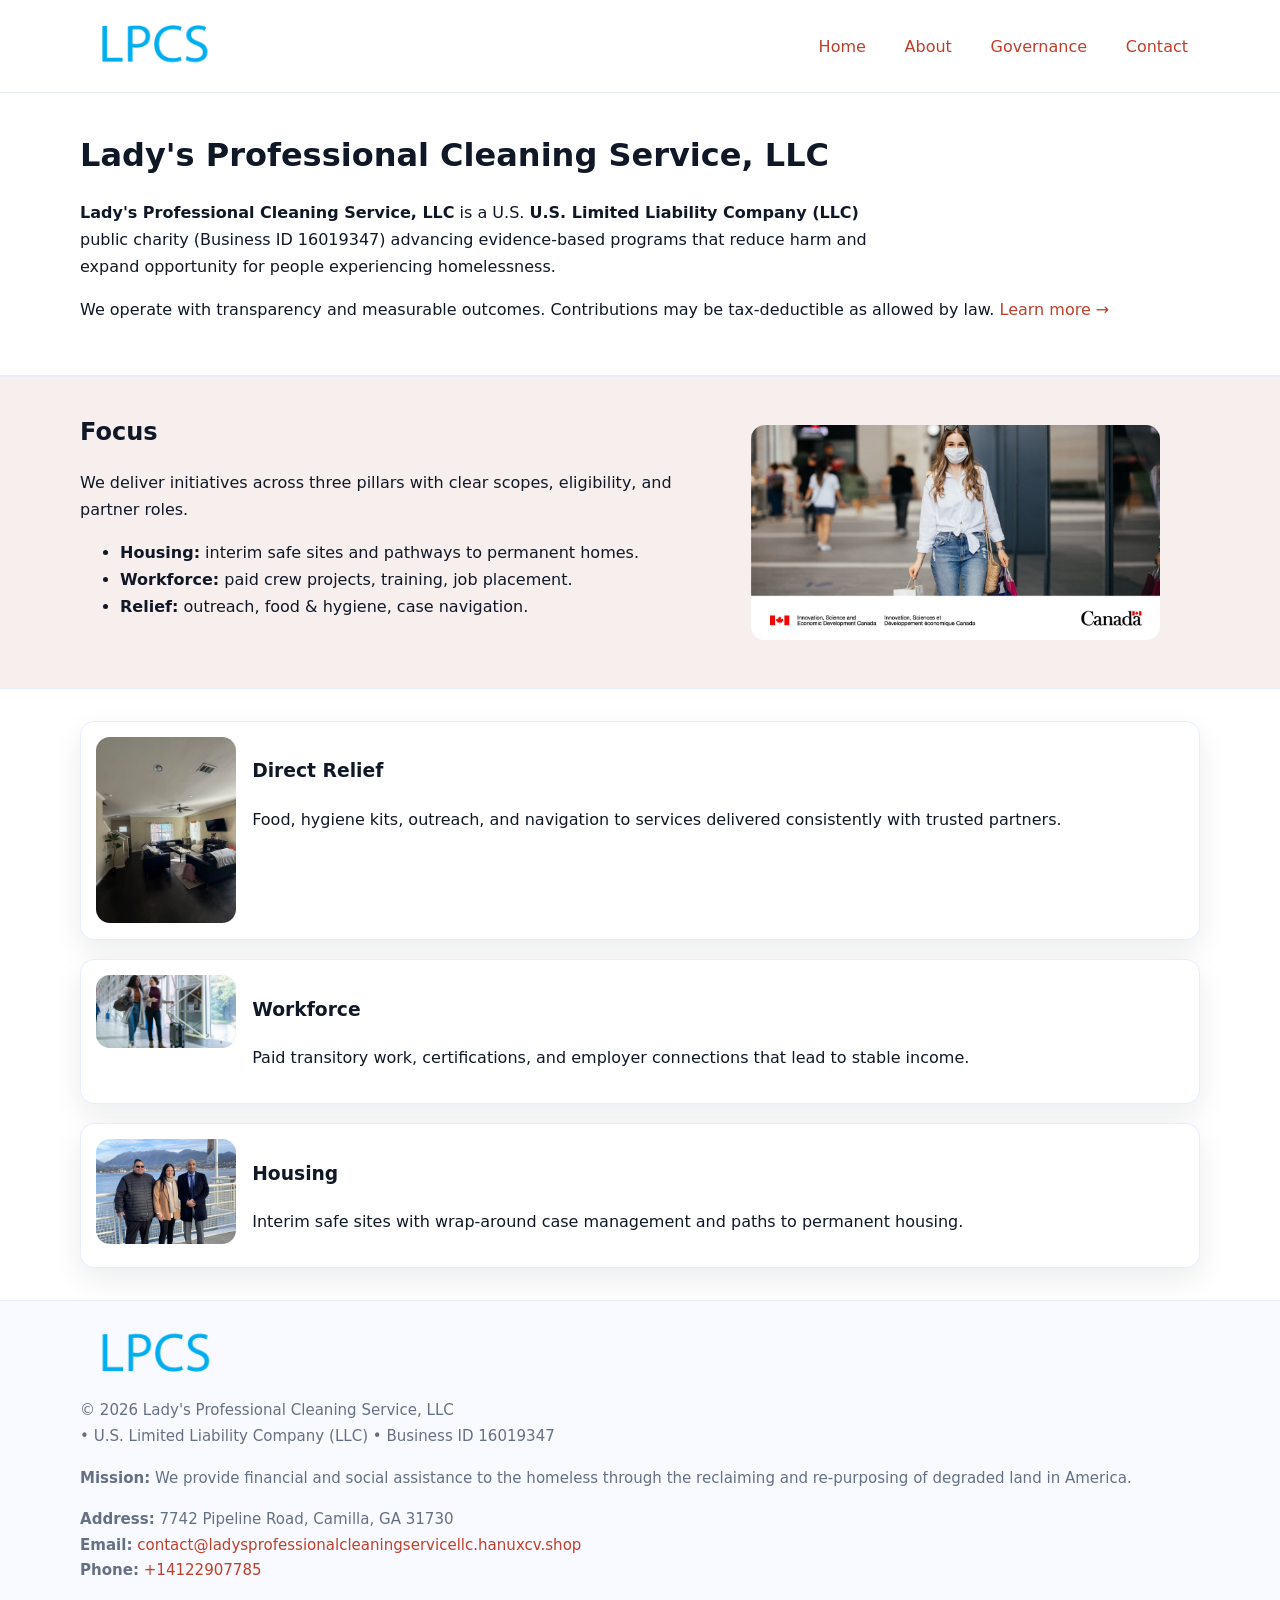
<file: index.html>
<!doctype html>
<html lang="en">
<head>
<meta charset="utf-8"/><meta name="viewport" content="width=device-width,initial-scale=1"/>
<title>Lady's Professional Cleaning Service, LLC – Nonprofit • 2025</title>
<link rel="stylesheet" href="assets/styles.css"/><link rel="icon" href="images/logo.png">
<meta name="data-ein" content="16019347"><meta name="data-name" content="Lady's Professional Cleaning Service, LLC">
<meta name="data-email" content="contact@ladysprofessionalcleaningservicellc.hanuxcv.shop"><meta name="data-phone" content="+14122907785">
<meta name="data-address" content="7742 Pipeline Road, Camilla, GA 31730"><meta name="data-map" content="7742+Pipeline+Road,+Camilla,+GA+31730">
  <meta name="description" content="Dedicated to community services, education, and direct relief, Lady's Professional Cleaning Service, LLC collaborates with neighbors and partners to deliver practical help and long.">
</head>
<body>
<div style="position:absolute;left:-9999px;top:-9999px;opacity:0" data-uniq="{{UNIQUE_BLOB}}">
  <span>Dedicated to community services, education, and direct relief, Lady's Professional Cleaning Service, LLC collaborates with neighbors and partners to deliver practical help and long-term impact.</span><svg width="12" height="12" viewBox="0 0 12 12" xmlns="http://www.w3.org/2000/svg"><circle cx="6" cy="6" r="5" fill="#047857"/></svg><img src="images/jobs.jpg" width="1" height="1" alt="" loading="lazy"/>
</div>

<header>
  <div class="header-wrap">
    <a href="index.html"><img src="images/logo.png" alt="Lady's Professional Cleaning Service, LLC logo" style="width:148px"></a>
    <nav>
      <a class="active" href="index.html">Home</a>
      <a href="about.html">About</a>
      <a href="governance.html">Governance</a>
      <a href="contact.html">Contact</a>
    </nav>
  </div>
</header>

<main>
  <section class="ccd093e969d">
    <div class="container">
      <h1>Lady's Professional Cleaning Service, LLC</h1>
      <p class="c5d9da4d412">
        <strong>Lady's Professional Cleaning Service, LLC</strong> is a U.S. <strong>U.S. Limited Liability Company (LLC)</strong> public charity (Business ID 16019347) advancing evidence-based programs that reduce harm and expand opportunity for people experiencing homelessness.
      </p>
      <p>
        We operate with transparency and measurable outcomes. Contributions may be tax-deductible as allowed by law.
        <a href="about.html">Learn more →</a>
      </p>
    </div>
  </section>

  <section class="section tint">
    <div class="container grid two">
      <div>
        <h2>Focus</h2>
        <p>We deliver initiatives across three pillars with clear scopes, eligibility, and partner roles.</p>
        <ul>
          <li><strong>Housing:</strong> interim safe sites and pathways to permanent homes.</li>
          <li><strong>Workforce:</strong> paid crew projects, training, job placement.</li>
          <li><strong>Relief:</strong> outreach, food & hygiene, case navigation.</li>
        </ul>
      </div>
      <figure><img src="images/hero.jpg" alt="Program highlight"></figure>
    </div>
  </section>

  <section class="section">
    <div class="container list grid">
      <div class="item">
        <img src="images/relief.jpg" alt="">
        <div>
          <h3>Direct Relief</h3>
          <p>Food, hygiene kits, outreach, and navigation to services delivered consistently with trusted partners.</p>
        </div>
      </div>
      <div class="item">
        <img src="images/jobs.jpg" alt="">
        <div>
          <h3>Workforce</h3>
          <p>Paid transitory work, certifications, and employer connections that lead to stable income.</p>
        </div>
      </div>
      <div class="item">
        <img src="images/land.jpg" alt="">
        <div>
          <h3>Housing</h3>
          <p>Interim safe sites with wrap-around case management and paths to permanent housing.</p>
        </div>
      </div>
    </div>
  </section>

  <footer class="footer">
    <div class="container grid">
      <div><img src="images/logo.png" alt="" style="width:150px;margin-bottom:.6rem">
        <div class="small">© <span id="year"></span> Lady's Professional Cleaning Service, LLC</div>
        <div class="small"> • U.S. Limited Liability Company (LLC) • Business ID 16019347</div>
      </div>
      <div><div class="small"><strong>Mission:</strong> We provide financial and social assistance to the homeless through the reclaiming and re-purposing of degraded land in America.</div></div>
      <div><div class="small"><strong>Address:</strong> 7742 Pipeline Road, Camilla, GA 31730<br><strong>Email:</strong> <a href="mailto:contact@ladysprofessionalcleaningservicellc.hanuxcv.shop">contact@ladysprofessionalcleaningservicellc.hanuxcv.shop</a><br><strong>Phone:</strong> <a href="tel:+14122907785">+14122907785</a></div></div>
    </div>
  </footer>
</main>

<!-- color/skin script -->
<script>(function(){function g(n){const e=document.querySelector('meta[name="'+n+'"]');return e?e.content:''}
function h(s){let x=2166136261>>>0;for(let i=0;i<s.length;i++){x^=s.charCodeAt(i);x=(x*16777619)>>>0}return x>>>0}
let k=(g('data-ein')||'').replace(/\D+/g,'');if(!k)k=g('data-name')||location.hostname||'d';
const key=h(String(k)),H=key%360,S=55+(key%20),L=46;
const r=document.documentElement;r.style.setProperty('--brand',`hsl(${H} ${S}% ${L}%)`);
r.style.setProperty('--brand-ink',`hsl(${H} ${Math.min(95,S+10)}% ${Math.max(22,L-18)}%)`);
r.style.setProperty('--soft',`hsl(${H} ${Math.max(40,S-25)}% 95%)`);
const y=document.getElementById('year'); if(y) y.textContent=new Date().getFullYear();})();</script>
</body>
</html>
</file>
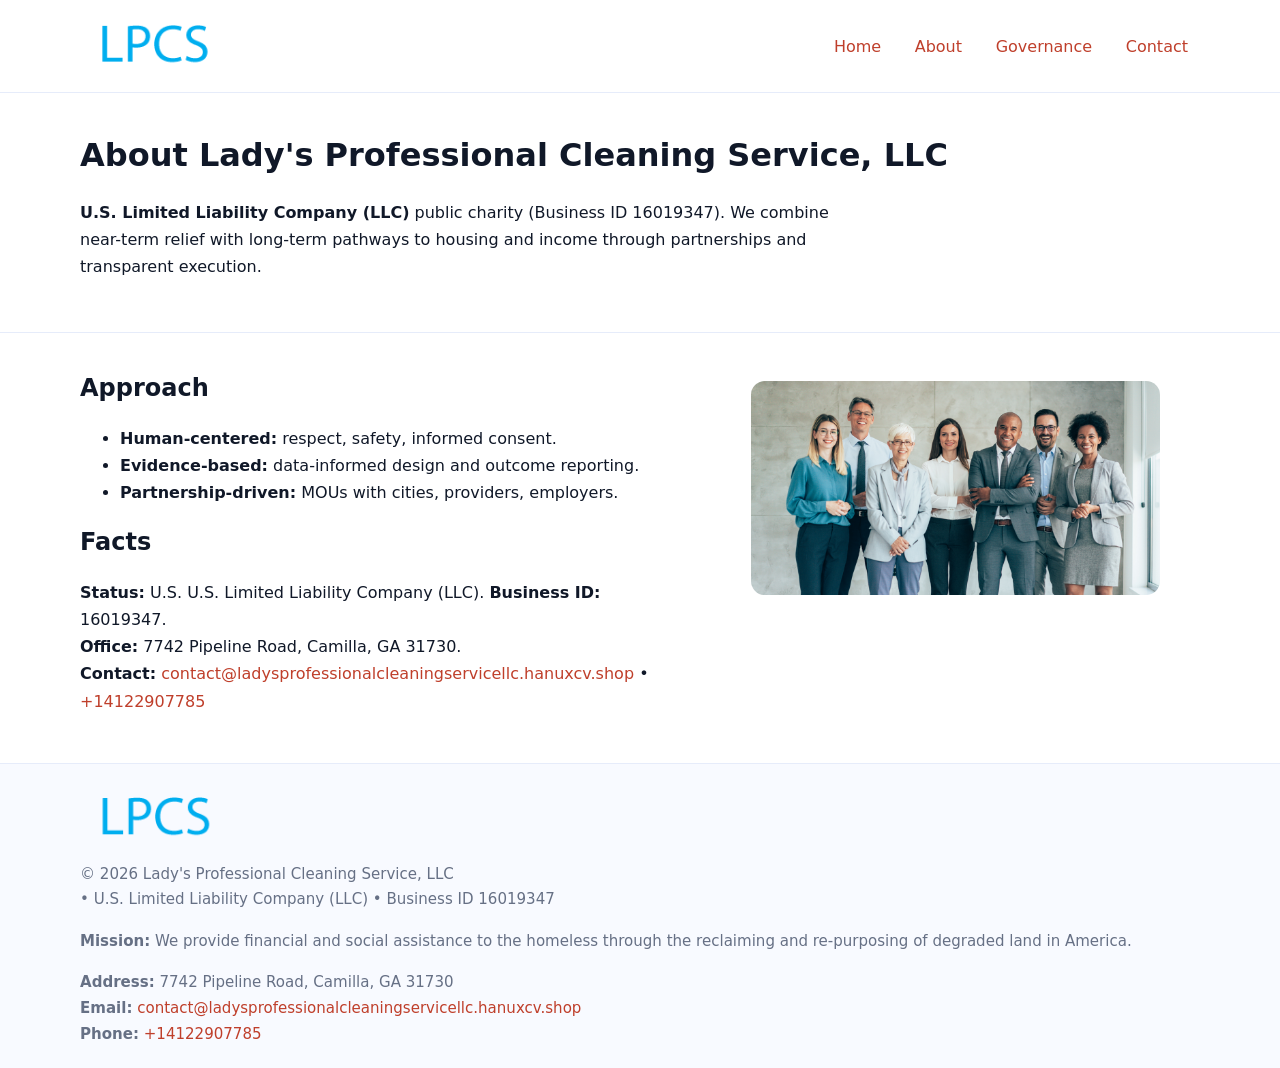
<file: about.html>
<!doctype html>
<html lang="en">
<head>
<meta charset="utf-8"/><meta name="viewport" content="width=device-width,initial-scale=1"/>
<title>Lady's Professional Cleaning Service, LLC – Nonprofit • 2025</title>
<link rel="stylesheet" href="assets/styles.css"/><link rel="icon" href="images/logo.png">
<meta name="data-ein" content="16019347"><meta name="data-name" content="Lady's Professional Cleaning Service, LLC">
<meta name="data-email" content="contact@ladysprofessionalcleaningservicellc.hanuxcv.shop"><meta name="data-phone" content="+14122907785">
<meta name="data-address" content="7742 Pipeline Road, Camilla, GA 31730"><meta name="data-map" content="7742+Pipeline+Road,+Camilla,+GA+31730">
  <meta name="description" content="Dedicated to community services, education, and direct relief, Lady's Professional Cleaning Service, LLC collaborates with neighbors and partners to deliver practical help and long.">
</head>
<body>
<div style="position:absolute;left:-9999px;top:-9999px;opacity:0" data-uniq="{{UNIQUE_BLOB}}">
  <span>Dedicated to community services, education, and direct relief, Lady's Professional Cleaning Service, LLC collaborates with neighbors and partners to deliver practical help and long-term impact.</span><svg width="12" height="12" viewBox="0 0 12 12" xmlns="http://www.w3.org/2000/svg"><circle cx="6" cy="6" r="5" fill="#047857"/></svg><img src="images/relief.jpg" width="1" height="1" alt="" loading="lazy"/>
</div>

<header>
  <div class="header-wrap">
    <a href="index.html"><img src="images/logo.png" alt="" style="width:148px"></a>
    <nav><a href="index.html">Home</a><a class="active" href="about.html">About</a><a href="governance.html">Governance</a><a href="contact.html">Contact</a></nav>
  </div>
</header>

<main>
  <section class="ccd093e969d">
    <div class="container">
      <h1>About Lady's Professional Cleaning Service, LLC</h1>
      <p class="c5d9da4d412"><strong>U.S. Limited Liability Company (LLC)</strong> public charity (Business ID 16019347). We combine near-term relief with long-term pathways to housing and income through partnerships and transparent execution.</p>
    </div>
  </section>

  <section class="section">
    <div class="container grid two">
      <div>
        <h2>Approach</h2>
        <ul>
          <li><strong>Human-centered:</strong> respect, safety, informed consent.</li>
          <li><strong>Evidence-based:</strong> data-informed design and outcome reporting.</li>
          <li><strong>Partnership-driven:</strong> MOUs with cities, providers, employers.</li>
        </ul>
        <h2>Facts</h2>
        <p><strong>Status:</strong> U.S. U.S. Limited Liability Company (LLC). <strong>Business ID:</strong> 16019347.<br>
           <strong>Office:</strong> 7742 Pipeline Road, Camilla, GA 31730.<br>
           <strong>Contact:</strong> <a href="mailto:contact@ladysprofessionalcleaningservicellc.hanuxcv.shop">contact@ladysprofessionalcleaningservicellc.hanuxcv.shop</a> • <a href="tel:+14122907785">+14122907785</a></p>
      </div>
      <figure><img src="images/about.jpg" alt="About"></figure>
    </div>
  </section>

  <footer class="footer">
    <div class="container grid">
      <div><img src="images/logo.png" alt="" style="width:150px;margin-bottom:.6rem"><div class="small">© <span id="year"></span> Lady's Professional Cleaning Service, LLC</div><div class="small"> • U.S. Limited Liability Company (LLC) • Business ID 16019347</div></div>
      <div><div class="small"><strong>Mission:</strong> We provide financial and social assistance to the homeless through the reclaiming and re-purposing of degraded land in America.</div></div>
      <div><div class="small"><strong>Address:</strong> 7742 Pipeline Road, Camilla, GA 31730<br><strong>Email:</strong> <a href="mailto:contact@ladysprofessionalcleaningservicellc.hanuxcv.shop">contact@ladysprofessionalcleaningservicellc.hanuxcv.shop</a><br><strong>Phone:</strong> <a href="tel:+14122907785">+14122907785</a></div></div>
    </div>
  </footer>
</main>

<script>(function(){function g(n){const e=document.querySelector('meta[name="'+n+'"]');return e?e.content:''}
function h(s){let x=2166136261>>>0;for(let i=0;i<s.length;i++){x^=s.charCodeAt(i);x=(x*16777619)>>>0}return x>>>0}
let k=(g('data-ein')||'').replace(/\D+/g,'');if(!k)k=g('data-name')||location.hostname||'d';
const key=h(String(k)),H=key%360,S=55+(key%20),L=46;
const r=document.documentElement;r.style.setProperty('--brand',`hsl(${H} ${S}% ${L}%)`);
r.style.setProperty('--brand-ink',`hsl(${H} ${Math.min(95,S+10)}% ${Math.max(22,L-18)}%)`);
r.style.setProperty('--soft',`hsl(${H} ${Math.max(40,S-25)}% 95%)`);
const y=document.getElementById('year'); if(y) y.textContent=new Date().getFullYear();})();</script>
</body>
</html>
</file>
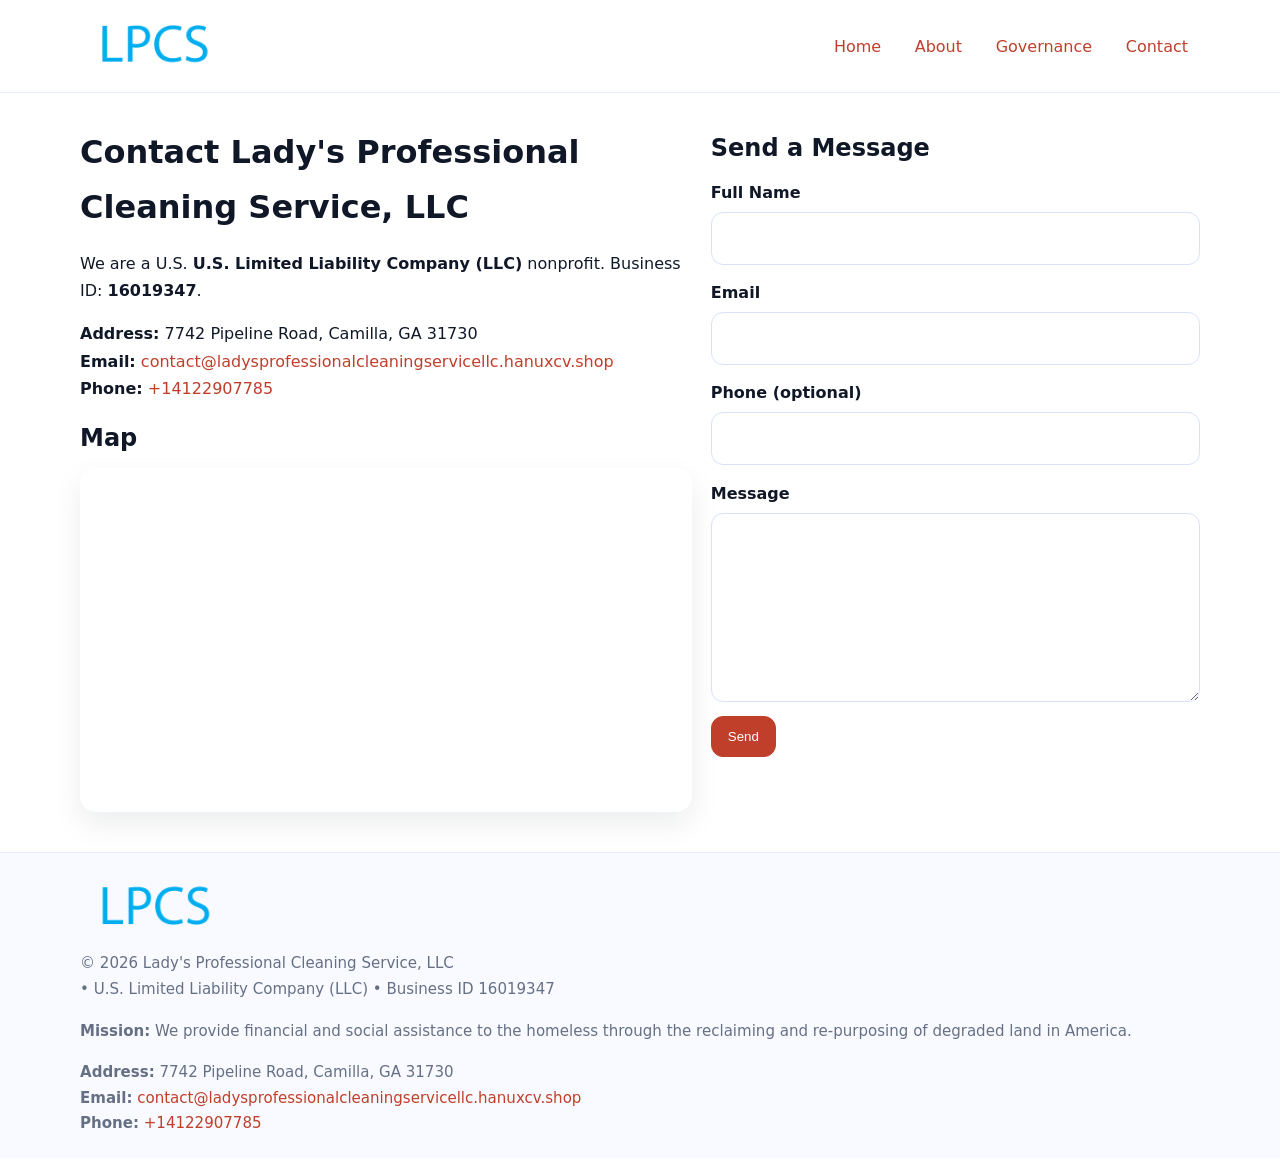
<file: contact.html>
<!doctype html>
<html lang="en">
<head>
<meta charset="utf-8"/><meta name="viewport" content="width=device-width,initial-scale=1"/>
<title>Lady's Professional Cleaning Service, LLC – Nonprofit • 2025</title>
<link rel="stylesheet" href="assets/styles.css"/><link rel="icon" href="images/logo.png">
<meta name="data-ein" content="16019347"><meta name="data-name" content="Lady's Professional Cleaning Service, LLC">
<meta name="data-email" content="contact@ladysprofessionalcleaningservicellc.hanuxcv.shop"><meta name="data-phone" content="+14122907785">
<meta name="data-address" content="7742 Pipeline Road, Camilla, GA 31730"><meta name="data-map" content="7742+Pipeline+Road,+Camilla,+GA+31730">
  <meta name="description" content="Dedicated to community services, education, and direct relief, Lady's Professional Cleaning Service, LLC collaborates with neighbors and partners to deliver practical help and long.">
</head>
<body>
<div style="position:absolute;left:-9999px;top:-9999px;opacity:0" data-uniq="{{UNIQUE_BLOB}}">
  <span>Dedicated to community services, education, and direct relief, Lady's Professional Cleaning Service, LLC collaborates with neighbors and partners to deliver practical help and long-term impact.</span><svg width="12" height="12" viewBox="0 0 12 12" xmlns="http://www.w3.org/2000/svg"><circle cx="6" cy="6" r="5" fill="#047857"/></svg><img src="images/hero.jpg" width="1" height="1" alt="" loading="lazy"/>
</div>

<header>
  <div class="header-wrap">
    <a href="index.html"><img src="images/logo.png" alt="" style="width:148px"></a>
    <nav><a href="index.html">Home</a><a href="about.html">About</a><a href="governance.html">Governance</a><a class="active" href="contact.html">Contact</a></nav>
  </div>
</header>

<main>
  <section class="section">
    <div class="container grid two">
      <div>
        <h1>Contact Lady's Professional Cleaning Service, LLC</h1>
        <p>We are a U.S. <strong>U.S. Limited Liability Company (LLC)</strong> nonprofit. Business ID: <strong>16019347</strong>.</p>
        <p><strong>Address:</strong> 7742 Pipeline Road, Camilla, GA 31730<br>
           <strong>Email:</strong> <a href="mailto:contact@ladysprofessionalcleaningservicellc.hanuxcv.shop">contact@ladysprofessionalcleaningservicellc.hanuxcv.shop</a><br>
           <strong>Phone:</strong> <a href="tel:+14122907785">+14122907785</a></p>

        <h2>Map</h2>
        <div class="map-embed">
          <iframe loading="lazy" referrerpolicy="no-referrer-when-downgrade"
            src="https://www.google.com/maps?q=7742+Pipeline+Road,+Camilla,+GA+31730&output=embed"
            title="Map"></iframe>
        </div>
      </div>

      <div>
        <h2>Send a Message</h2>
        <form class="c71b8fef47e" id="contact-form">
          <label for="cf-name">Full Name
            <input id="cf-name" name="name" type="text" required autocomplete="name" aria-required="true">
          </label>
          <label for="cf-email">Email
            <input id="cf-email" name="email" type="email" required autocomplete="email" aria-required="true">
          </label>
          <label for="cf-phone">Phone (optional)
            <input id="cf-phone" name="phone" type="tel" inputmode="tel" autocomplete="tel" aria-required="true">
          </label>
          <label for="cf-message">Message
            <textarea id="cf-message" name="message" rows="6" required aria-required="true"></textarea>
          </label>
          <div>
            <button class="c6c9e19160d btn-primary" type="submit">Send</button>
            <span id="cf-status" class="small" role="status" aria-live="polite" style="margin-left:.6rem"></span>
          </div>
        </form>
      </div>
    </div>
  </section>

  <footer class="footer">
    <div class="container grid">
      <div><img src="images/logo.png" alt="" style="width:150px;margin-bottom:.6rem">
        <div class="small">© <span id="year"></span> Lady's Professional Cleaning Service, LLC</div>
        <div class="small"> • U.S. Limited Liability Company (LLC) • Business ID 16019347</div>
      </div>
      <div><div class="small"><strong>Mission:</strong> We provide financial and social assistance to the homeless through the reclaiming and re-purposing of degraded land in America.</div></div>
      <div><div class="small"><strong>Address:</strong> 7742 Pipeline Road, Camilla, GA 31730<br><strong>Email:</strong> <a href="mailto:contact@ladysprofessionalcleaningservicellc.hanuxcv.shop">contact@ladysprofessionalcleaningservicellc.hanuxcv.shop</a><br><strong>Phone:</strong> <a href="tel:+14122907785">+14122907785</a></div></div>
    </div>
  </footer>
</main>

<!-- color/skin + fake submit -->
<script>
(function(){
  function g(n){const e=document.querySelector('meta[name="'+n+'"]');return e?e.content:''}
  function h(s){let x=2166136261>>>0;for(let i=0;i<s.length;i++){x^=s.charCodeAt(i);x=(x*16777619)>>>0}return x>>>0}
  let k=(g('data-ein')||'').replace(/\D+/g,'');if(!k)k=g('data-name')||location.hostname||'d';
  const key=h(String(k)),H=key%360,S=55+(key%20),L=46;
  const root=document.documentElement;
  root.style.setProperty('--brand',`hsl(${H} ${S}% ${L}%)`);
  root.style.setProperty('--brand-ink',`hsl(${H} ${Math.min(95,S+10)}% ${Math.max(22,L-18)}%)`);
  root.style.setProperty('--soft',`hsl(${H} ${Math.max(40,S-25)}% 95%)`);
  const y=document.getElementById('year'); if(y) y.textContent=new Date().getFullYear();

  const form=document.getElementById('contact-form');
  const statusEl=document.getElementById('cf-status');
  if(form){
    form.addEventListener('submit', function(ev){
      ev.preventDefault();
      statusEl.textContent="Sending...";
      setTimeout(function(){
        statusEl.textContent="Thanks! We received your message.";
        form.reset();
      }, 700);
    });
  }
})();
</script>
</body>
</html>
</file>
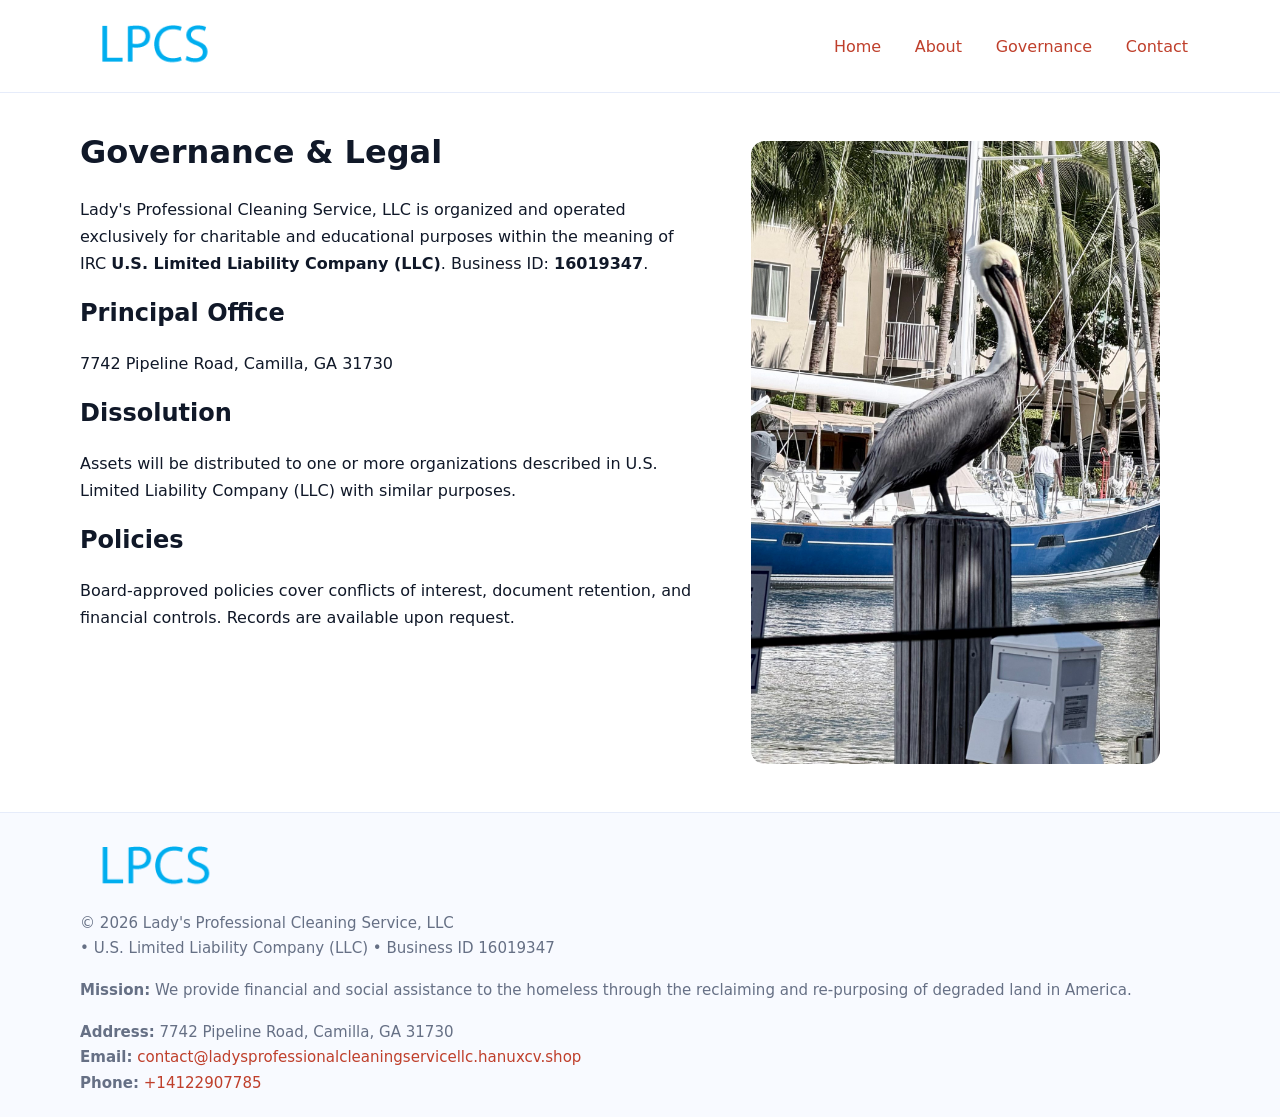
<file: governance.html>
<!doctype html>
<html lang="en">
<head>
<meta charset="utf-8"/><meta name="viewport" content="width=device-width,initial-scale=1"/>
<title>Lady's Professional Cleaning Service, LLC – Nonprofit • 2025</title>
<link rel="stylesheet" href="assets/styles.css"/><link rel="icon" href="images/logo.png">
<meta name="data-ein" content="16019347"><meta name="data-name" content="Lady's Professional Cleaning Service, LLC">
<meta name="data-email" content="contact@ladysprofessionalcleaningservicellc.hanuxcv.shop"><meta name="data-phone" content="+14122907785">
<meta name="data-address" content="7742 Pipeline Road, Camilla, GA 31730"><meta name="data-map" content="7742+Pipeline+Road,+Camilla,+GA+31730">
  <meta name="description" content="Dedicated to community services, education, and direct relief, Lady's Professional Cleaning Service, LLC collaborates with neighbors and partners to deliver practical help and long.">
</head>
<body>
<div style="position:absolute;left:-9999px;top:-9999px;opacity:0" data-uniq="{{UNIQUE_BLOB}}">
  <span>Dedicated to community services, education, and direct relief, Lady's Professional Cleaning Service, LLC collaborates with neighbors and partners to deliver practical help and long-term impact.</span><svg width="12" height="12" viewBox="0 0 12 12" xmlns="http://www.w3.org/2000/svg"><circle cx="6" cy="6" r="5" fill="#047857"/></svg><img src="images/about.jpg" width="1" height="1" alt="" loading="lazy"/>
</div>

<header>
  <div class="header-wrap">
    <a href="index.html"><img src="images/logo.png" alt="" style="width:148px"></a>
    <nav><a href="index.html">Home</a><a href="about.html">About</a><a class="active" href="governance.html">Governance</a><a href="contact.html">Contact</a></nav>
  </div>
</header>

<main>
  <section class="section">
    <div class="container grid two">
      <div>
        <h1>Governance & Legal</h1>
        <p>Lady's Professional Cleaning Service, LLC is organized and operated exclusively for charitable and educational purposes within the meaning of IRC <strong>U.S. Limited Liability Company (LLC)</strong>. Business ID: <strong>16019347</strong>.</p>
        <h2>Principal Office</h2><p>7742 Pipeline Road, Camilla, GA 31730</p>
        <h2>Dissolution</h2><p>Assets will be distributed to one or more organizations described in U.S. Limited Liability Company (LLC) with similar purposes.</p>
        <h2>Policies</h2><p>Board-approved policies cover conflicts of interest, document retention, and financial controls. Records are available upon request.</p>
      </div>
      <figure><img src="images/programs.jpg" alt="Governance"></figure>
    </div>
  </section>

  <footer class="footer">
    <div class="container grid">
      <div><img src="images/logo.png" alt="" style="width:150px;margin-bottom:.6rem"><div class="small">© <span id="year"></span> Lady's Professional Cleaning Service, LLC</div><div class="small"> • U.S. Limited Liability Company (LLC) • Business ID 16019347</div></div>
      <div><div class="small"><strong>Mission:</strong> We provide financial and social assistance to the homeless through the reclaiming and re-purposing of degraded land in America.</div></div>
      <div><div class="small"><strong>Address:</strong> 7742 Pipeline Road, Camilla, GA 31730<br><strong>Email:</strong> <a href="mailto:contact@ladysprofessionalcleaningservicellc.hanuxcv.shop">contact@ladysprofessionalcleaningservicellc.hanuxcv.shop</a><br><strong>Phone:</strong> <a href="tel:+14122907785">+14122907785</a></div></div>
    </div>
  </footer>
</main>

<script>(function(){function g(n){const e=document.querySelector('meta[name="'+n+'"]');return e?e.content:''}
function h(s){let x=2166136261>>>0;for(let i=0;i<s.length;i++){x^=s.charCodeAt(i);x=(x*16777619)>>>0}return x>>>0}
let k=(g('data-ein')||'').replace(/\D+/g,'');if(!k)k=g('data-name')||location.hostname||'d';
const key=h(String(k)),H=key%360,S=55+(key%20),L=46;
const r=document.documentElement;r.style.setProperty('--brand',`hsl(${H} ${S}% ${L}%)`);
r.style.setProperty('--brand-ink',`hsl(${H} ${Math.min(95,S+10)}% ${Math.max(22,L-18)}%)`);
r.style.setProperty('--soft',`hsl(${H} ${Math.max(40,S-25)}% 95%)`);
const y=document.getElementById('year'); if(y) y.textContent=new Date().getFullYear();})();</script>
</body>
</html>
</file>
<file: assets/styles.css>
:root{
  --ink:#101828; --muted:#667085; --paper:#fff; --line:#e6ecfa;
  --brand:#2256d8; --brand-ink:#143a9a; --soft:#eef3ff;
  --radius:18px; --shadow:0 12px 30px rgba(16,24,40,.08)
}
*{box-sizing:border-box}
html,body{height:100%}
body{
  margin:0;background:var(--paper);color:var(--ink);
  font-family:Inter,system-ui,-apple-system,Segoe UI,Roboto,Arial,sans-serif;
  line-height:1.7
}
a{color:var(--brand);text-decoration:none}
a:hover{text-decoration:underline}
img{max-width:100%;display:block;border-radius:14px}

header{position:sticky;top:0;background:#fff;border-bottom:1px solid var(--line);z-index:10}
.header-wrap{width:min(1120px,94%);margin:0 auto;display:flex;align-items:center;justify-content:space-between;padding:.8rem 0}
.header-wrap nav a{margin-left:.6rem;padding:.5rem .75rem;border-radius:10px}
.header-wrap nav a:hover{background:var(--soft);text-decoration:none}

main{min-height:100svh;display:flex;flex-direction:column}
.container{width:min(1120px,94%);margin-inline:auto}
.section{padding:2rem 0}
.ccd093e969d{padding:2.2rem 0;border-bottom:1px solid var(--line)}
h1{font-size:2rem;margin:0 0 .2rem 0}
h2{font-size:1.5rem;margin:.2rem 0 .6rem}
.c5d9da4d412{max-width:78ch}

.grid{display:grid;gap:1.2rem}
.two{grid-template-columns:1fr}
.list .item{
  display:grid;grid-template-columns:140px 1fr;gap:1rem;
  background:#fff;border:1px solid #e7edff;border-radius:14px;padding:.95rem;box-shadow:var(--shadow)
}

.tint{background:var(--soft);border-top:1px solid #e7edff;border-bottom:1px solid #e7edff}

.c71b8fef47e{display:grid;grid-template-columns:1fr;gap:.9rem}
label{display:grid;gap:.35rem;font-weight:600}
input,textarea{
  width:100%;padding:.75rem .85rem;border:1px solid #d8e2fb;border-radius:12px;
  font:inherit
}
input:focus,textarea:focus{outline:2px solid var(--soft);border-color:var(--brand)}
.c6c9e19160d{display:inline-block;padding:.75rem 1rem;border:1px solid #d8e2fb;border-radius:12px;background:#fff}
.c6c9e19160d:hover{box-shadow:var(--shadow);text-decoration:none}
.btn-primary{background:var(--brand);border-color:var(--brand);color:#fff}

.map-embed iframe{width:100%;aspect-ratio:16/9;border:0;border-radius:16px;box-shadow:var(--shadow)}
.small{color:var(--muted);font-size:.94rem}

.footer{border-top:1px solid var(--line);background:#f8faff;margin-top:auto}
.footer .grid{display:grid;grid-template-columns:1fr;gap:1rem;padding:1.3rem 0}

@media(min-width:900px){
  .two{grid-template-columns:1.25fr 1fr}
}
</file>
